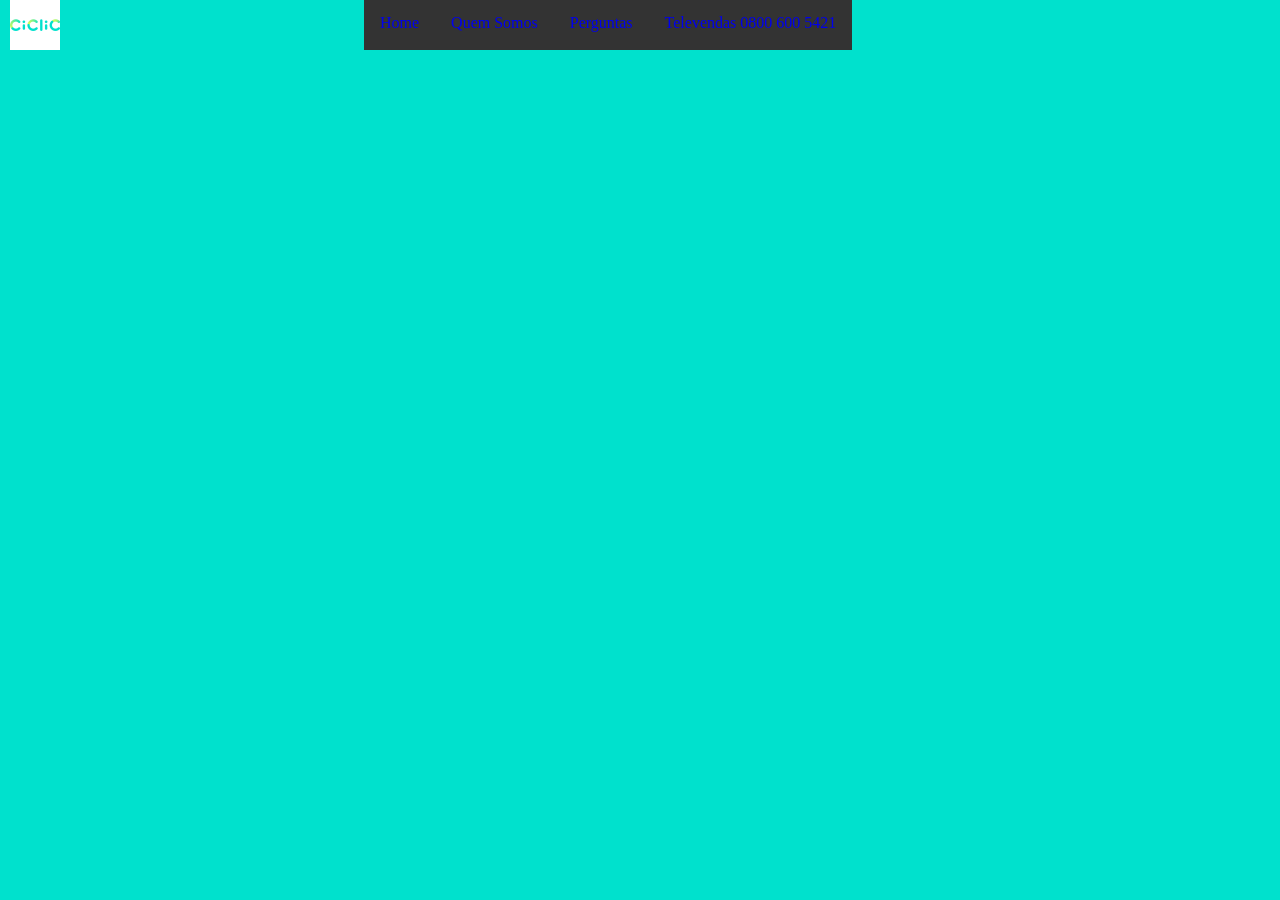
<file: recreating-sites/ciclick/index.html>
<!DOCTYPE html>
<html>
    <head>
      <link rel="stylesheet" type="text/css" href="./css/style.css" />
    </head>
    
    <body>
      <header id="header" class="header">
        <div class="header_container">
            <img class="header_logo" src="./imgs/ciclic_one.png" />
          <ul class="navbar">
            <li ><a href="#home">Home</a></li>
            <li ><a href="#QuemSomos">Quem Somos</a></li>
            <li><a href="#Perguntas">Perguntas</a></li>
            <li style="float:right"><a href="#Televendas">Televendas 0800 600 5421</a></li>
          </ul>
        </div>
      </header>
    </body>
</html>
</file>
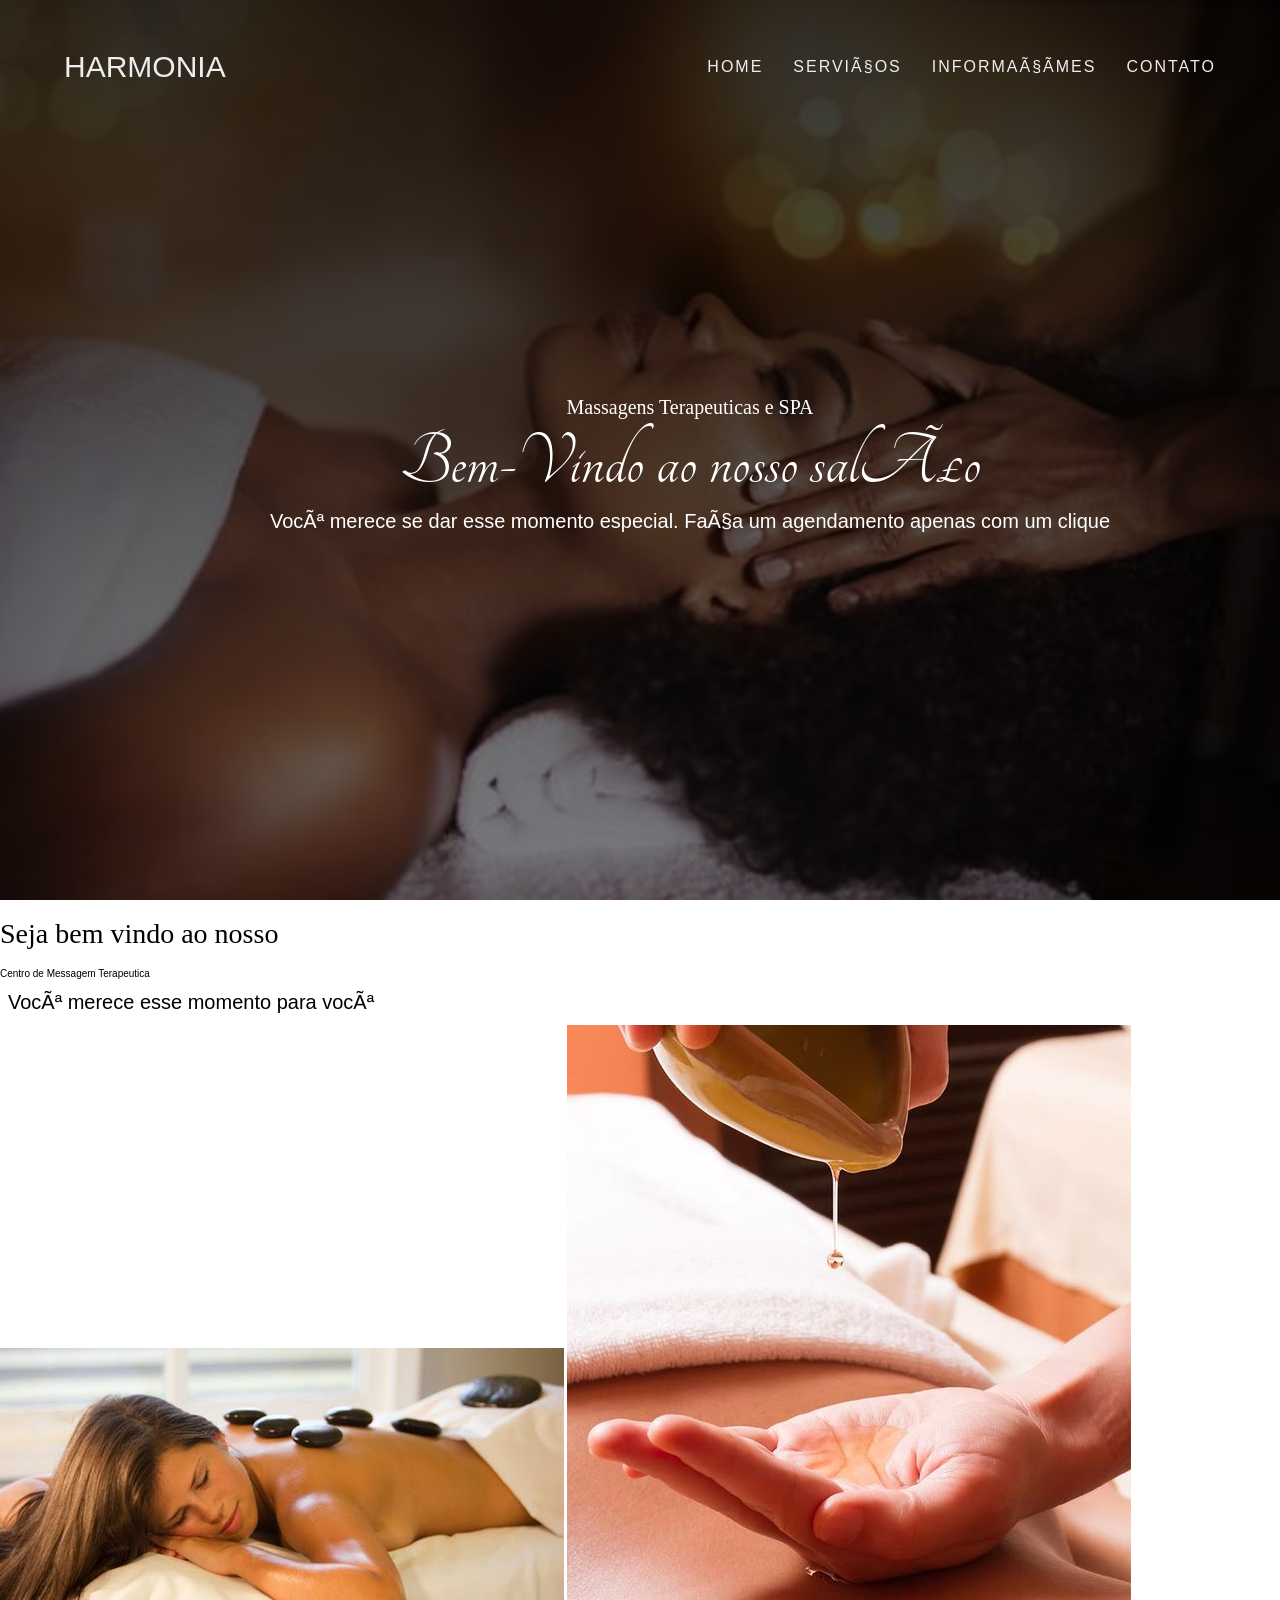
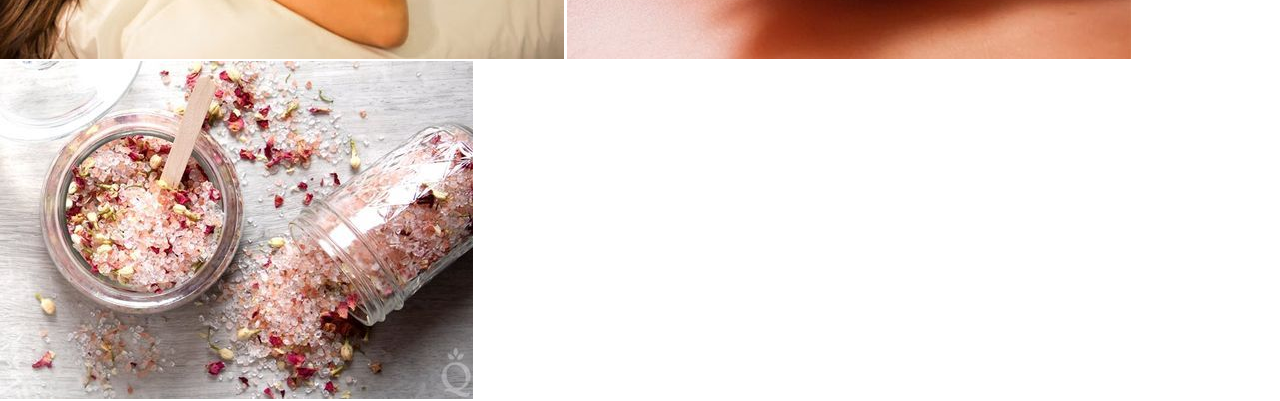
<file: recreating-sites/HarmoniaSaloon/index.html>
<!DOCTYPE html>
<html>
  <head>
    <link rel="stylesheet" type="text/css" href="./css/style.css" />
    <link
      rel="stylesheet"
      href="https://use.fontawesome.com/releases/v5.8.1/css/all.css"
      integrity="sha384-50oBUHEmvpQ+1lW4y57PTFmhCaXp0ML5d60M1M7uH2+nqUivzIebhndOJK28anvf"
      crossorigin="anonymous"
    />
    <link rel="stylesheet"
    href="https://fonts.googleapis.com/css?family=Tangerine">

  </head>

  <body>
    <header>
      <div class="menu-toggle" id="hamburguer">
        <i class="fa fa-bars"></i>
      </div>
      <div class="overlay"></div>
      <div class="container">
        <nav>
          <h1 class="brand"><a href="index.html">Harmonia</a></h1>
          <ul>
            <li><a href="#">Home</a></li>
            <li><a href="#">Serviços</a></li>
            <li><a href="#">Informações</a></li>
            <li><a href="#">Contato</a></li>
          </ul>
        </nav>
      </div>

      <div class="text-initial">
            <p id="text-first">Massagens Terapeuticas e SPA</p>
            <p>Bem-Vindo ao nosso salão</p>
            <p>Você merece se dar esse momento especial. Faça um agendamento apenas com um clique</p>
        </div>
    </header>
    <div class="content-merchandising">
      <p>Seja bem vindo ao nosso</p>
      <p>Centro de Messagem Terapeutica</p>
      <p>Você merece esse momento para você</p>
    </div>
    <div class="content-gallery">
      <div class="gallery">
        <img class="image-1" src="images/stone-massage.jpg">
        <img class="image-2" src="images/oil-massage.jpg">
        <img class="image-3" src="images/salt-massage.jpg">
      </div>
    </div>
  </body>
</html>
</file>
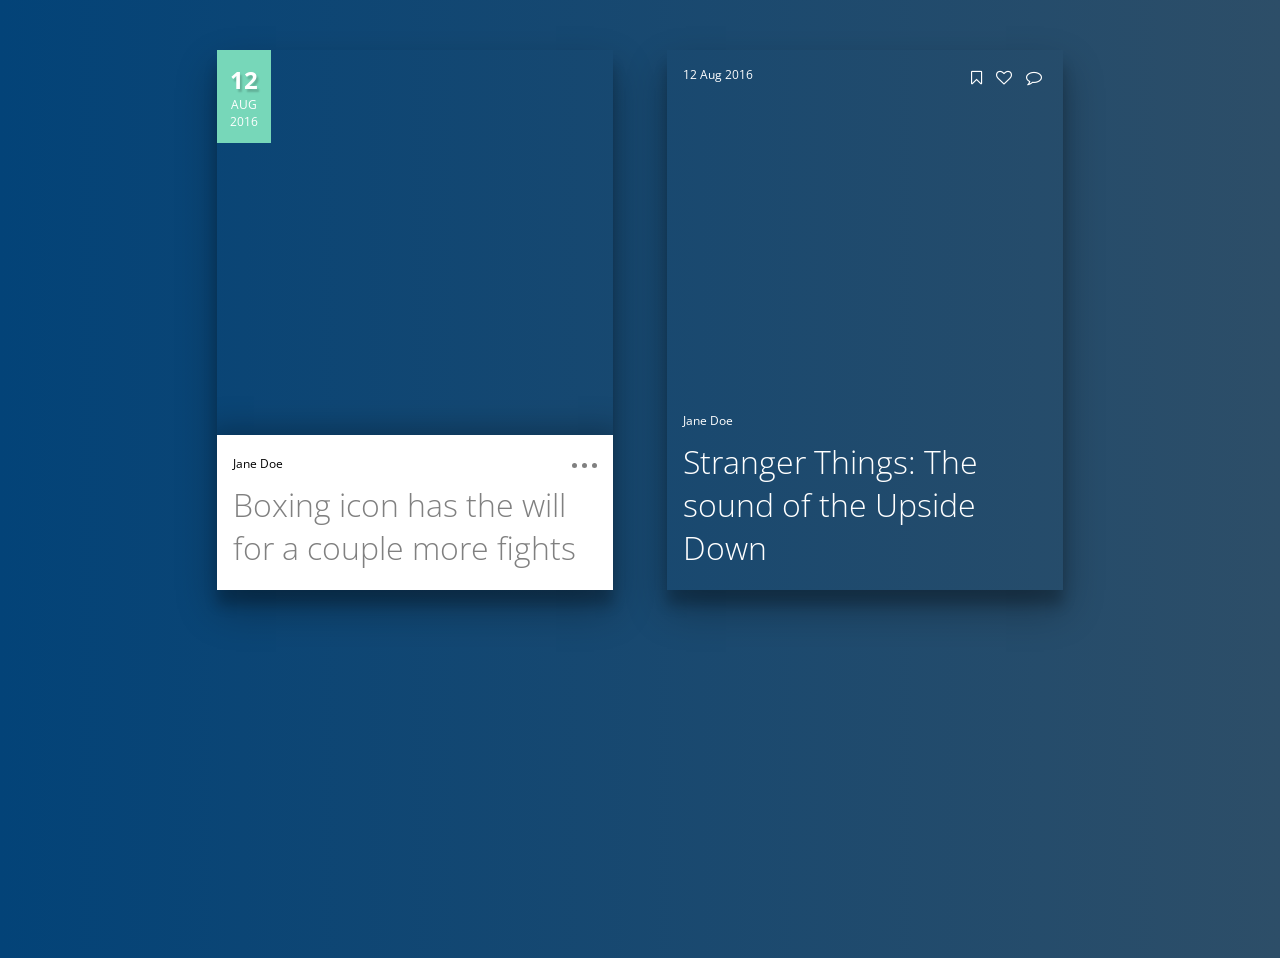
<file: recreating-sites/news-cardscss-only/dist/index.html>
<!DOCTYPE html>
<html lang="en" >
<head>
  <meta charset="UTF-8">
  <title>News Cards - CSS only</title>
  <link rel='stylesheet' href='https://maxcdn.bootstrapcdn.com/font-awesome/4.6.3/css/font-awesome.min.css'><link rel="stylesheet" href="./style.css">

</head>
<body>
<!-- partial:index.partial.html -->
<div class="row">
  <div class="example-1 card">
    <div class="wrapper">
      <div class="date">
        <span class="day">12</span>
        <span class="month">Aug</span>
        <span class="year">2016</span>
      </div>
      <div class="data">
        <div class="content">
          <span class="author">Jane Doe</span>
          <h1 class="title"><a href="#">Boxing icon has the will for a couple more fights</a></h1>
          <p class="text">The highly anticipated world championship fight will take place at 10am and is the second major boxing blockbuster in the nation after 43 years.</p>
          <label for="show-menu" class="menu-button"><span></span></label>
        </div>
        <input type="checkbox" id="show-menu" />
        <ul class="menu-content">
          <li>
            <a href="#" class="fa fa-bookmark-o"></a>
          </li>
          <li><a href="#" class="fa fa-heart-o"><span>47</span></a></li>
          <li><a href="#" class="fa fa-comment-o"><span>8</span></a></li>
        </ul>
      </div>
    </div>
  </div>
  <div class="example-2 card">
    <div class="wrapper">
      <div class="header">
        <div class="date">
          <span class="day">12</span>
          <span class="month">Aug</span>
          <span class="year">2016</span>
        </div>
        <ul class="menu-content">
          <li>
            <a href="#" class="fa fa-bookmark-o"></a>
          </li>
          <li><a href="#" class="fa fa-heart-o"><span>18</span></a></li>
          <li><a href="#" class="fa fa-comment-o"><span>3</span></a></li>
        </ul>
      </div>
      <div class="data">
        <div class="content">
          <span class="author">Jane Doe</span>
          <h1 class="title"><a href="#">Stranger Things: The sound of the Upside Down</a></h1>
          <p class="text">The antsy bingers of Netflix will eagerly anticipate the digital release of the Survive soundtrack, out today.</p>
          <a href="#" class="button">Read more</a>
        </div>
      </div>
    </div>
  </div>
</div>
<!-- partial -->
  
</body>
</html>
</file>
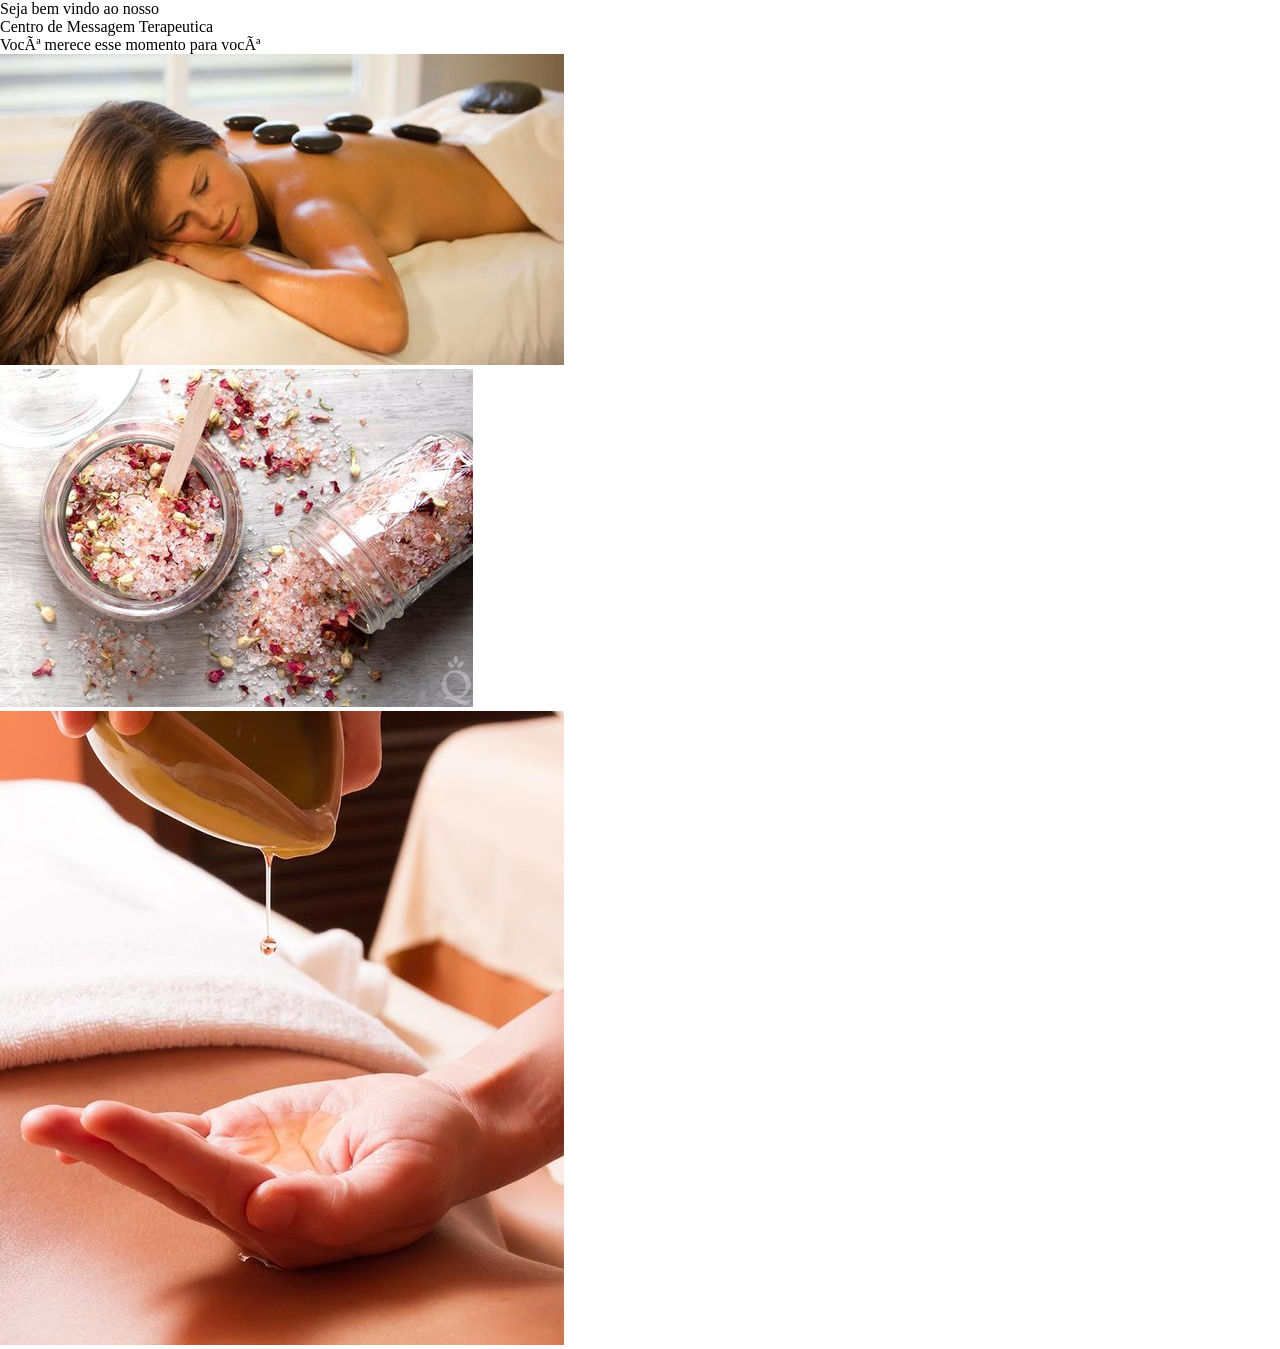
<file: recreating-sites/testes/teste.html>
<!DOCTYPE html>
<html>
  <head>
    <link rel="stylesheet" type="text/css" href="style.css" />
    <link
      rel="stylesheet"
      href="https://use.fontawesome.com/releases/v5.8.1/css/all.css"
      integrity="sha384-50oBUHEmvpQ+1lW4y57PTFmhCaXp0ML5d60M1M7uH2+nqUivzIebhndOJK28anvf"
      crossorigin="anonymous"
    />
  </head>

  <body>
    <div class="content-merchandising">
      <p>Seja bem vindo ao nosso</p>
      <p>Centro de Messagem Terapeutica</p>
      <p>Você merece esse momento para você</p>
      <div class="content-gallery">
        <div class="gallery">
          <img class="image-1" src="../HarmoniaSaloon/images/stone-massage.jpg" />
          <img class="image-2" src="../HarmoniaSaloon/images/salt-massage.jpg" />
          <img class="image-3" src="../HarmoniaSaloon/images/oil-massage.jpg" />
        </div>
      </div>
    </div>
  </body>
</html>
</file>
<file: recreating-sites/ciclick/css/style.css>
body{
        margin: 0;
        padding: 0;
        border: 0;
        background-color: #00e1cd!important
    }

    .header_logo{
        height: 50px;
        max-width: 50px;
        margin-top: 0px;
        margin-left: 10px;
    }

    ul {
        list-style-type: none;
        margin: 0;
        padding: 0;
        background-color: #333;
        display: inline-block;
        vertical-align: top;
        height: 50px;
        margin-left: 300px;
        margin-right: 200px;
    }

    li{
        float: left
    }

    li a {
        display: block;
        text-align: center;
        padding: 14px 16px;
        text-decoration: none;;
    }
</file>
<file: recreating-sites/HarmoniaSaloon/css/style.css>
* {
    margin: 0;
    padding: 0;
    box-sizing: border-box;
    }

    html {
    font-size: 10px;
    font-family: "Roboto Cn", sans-serif;
    }

    a{
        text-decoration: none;
        color: #eee
    }

    .header{
        width: 100%;
        height: 100vh;
        background:  linear-gradient(to bottom, rgba(0,0,0,.8), rgba(0,0,0,.5)), url("../images/header-massage.jpg") center no-repeat;
        background-size: cover;
        position: relative;
        overflow: hidden;
    }

    .container{
        max-width: 120rem;
        width: 90%;
        margin: 0 auto;
    }
    .nav-bar {
    min-height: 500px;
    background-position: center;
    background-repeat: no-repeat;
    background-size: cover;
    position: relative;
    }
    .container {
    position: relative;
    width: auto;
    text-align: center;
    }

    .menu-toggle{
        position: fixed;
        top: 2.5rem;
        color: #eeeeee;
        font-size: 3rem;
        cursor: pointer;
        z-index: 1000;
        display: none;
    }*{
        margin: 0;
        padding: 0;
        box-sizing: border-box;
    }

    html{
        font-size: 10px;
    }

    a{
        text-decoration: none;
        color: #eee;
    }

    header{
        width: 100%;
        height: 100vh;
        background: linear-gradient(to bottom, rgba(0,0,0,.8), rgba(0,0,0,.5)), url("../images/header-massage.jpg") center no-repeat;
        background-size: cover;
        position: relative;
    overflow: hidden;
    }

    .container{
        max-width: 120rem;
        width: 90%;
        margin: 0 auto;
    }

    .menu-toggle{
        position: fixed;
        top: 14rem;
        right: 2.5rem;
        color: #eeeeee;
        font-size: 3rem;
        cursor: pointer;
        z-index: 1000;
        display: none;
    }

    nav{
        padding-top: 5rem;
        display: flex;
        justify-content: space-between;
        align-items: center;
        text-transform: uppercase;
        font-size: 1.6rem;
    }

    .brand{
        font-size: 3rem;
        font-weight: 300;
        transform: translateX(-100rem);
        animation: slideIn .5s forwards;
    }

    .brand span{
        color: crimson;
    }

    nav ul{
        display: flex;
    }

    nav ul li{
        list-style: none;
        transform: translateX(100rem);
        animation: slideIn .5s forwards;
    }

    nav ul li:nth-child(1){
        animation-delay: 0s;
    }

    nav ul li:nth-child(2){
        animation-delay: .5s;
    }

    nav ul li:nth-child(3){
        animation-delay: 1s;
    }

    nav ul li:nth-child(4){
        animation-delay: 1.5s;
    }

    nav ul li a{
        padding: 1rem 0;
        margin: 0 3rem;
        position: relative;
        letter-spacing: 2px;
    }

    nav ul li a:last-child{
        margin-right: 0;
    }

    nav ul li a::before,
    nav ul li a::after{
        content: '';
        position: absolute;
        width: 100%;
        height: 2px;
        background-color: #eca1a6;
        left: 0;
        transform: scaleX(0);
        transition: all .5s;
    }

    nav ul li a::before{
        top: 0;
        transform-origin: left;
    }

    nav ul li a::after{
        bottom: 0;
        transform-origin: right;
    }

    .overlay{
        background-color: rgba(0,0,0,.95);
        position: fixed;
        right: 0;
        left: 0;
        top: 0;
        bottom: 0;
        transition: opacity 650ms;
        transform: scale(0);
        opacity: 0;
    display: none;
    }

    nav ul li a:hover::before,
    nav ul li a:hover::after{
        transform: scaleX(1);
    }

    @keyframes slideIn {
        from{

        }
        to{
            transform: translateX(0);
        }
    }

    @media screen and (max-width: 700px){

        .menu-toggle{
            display: block;
        }

        nav{
            padding-top: 0;
            display: none;
            flex-direction: column;
            justify-content: space-evenly;
            align-items: center;
            height: 100vh;
            text-align: center;
        }

        nav ul{
            flex-direction: column;
        }

        nav ul li{
            margin-top: 5rem;
        }

        nav ul li a{
            margin: 0;
            font-size: 2.5rem;
        }

        .brand{
            font-size: 5rem;
        }
    
    .overlay.menu-open,
    nav.menu-open{
        display: flex;
        transform: scale(1);
        opacity: 1;
    }

}
.text-initial{
    margin: 300px;
    margin-left: 400px;
    font-size: 20px;
    color: white;
    display: flex;
    flex-direction: column;
    align-items: center;

}   

p:nth-child(1){   

    font-family: 'Cookie', cursive;
    visibility: inherit;
    transition: none 0s ease 0s;
    line-height: 68px;
    border-width: 0px;
    margin: 0px;
    padding: 0px;
    letter-spacing: 0px;
    font-weight: 100;
    font-size: 28px;
    white-space: nowrap;
    min-height: 0px;
    min-width: 0px;
    max-height: none;
    max-width: none;
    opacity: 1;
    transform: matrix3d(1, 0, 0, 0, 0, 1, 0, 0, 0, 0, 1, 0, 0, 0, 0, 1);
    transform-origin: 50% 50% 0px; 
}

.text-initial > p:nth-child(2) {
    font-family: 'Tangerine', cursive;
    visibility: inherit;
    transition: none 0s ease 0s;
    line-height: 68px;
    border-width: 0px;
    margin: 0px;
    padding: 0px;
    letter-spacing: 0px;
    font-weight: 300;
    font-size: 78px;
    white-space: nowrap;
    min-height: 0px;
    min-width: 0px;
    max-height: none;
    max-width: none;
    opacity: 1;
    transform: matrix3d(1, 0, 0, 0, 0, 1, 0, 0, 0, 0, 1, 0, 0, 0, 0, 1);
    transform-origin: 50% 50% 0px;   
}

.text-initial > p:nth-child(1), p:nth-child(3){
    visibility: inherit;
    transition: none 0s ease 0s;
    line-height: 30px;
    border-width: 0px;
    margin: 4px;
    padding: 4px;
    letter-spacing: 0px;
    font-weight: 400;
    font-size: 20px;
    white-space: nowrap;
    min-height: 0px;
    min-width: 0px;
    max-height: none;
    max-width: none;
    opacity: 1;
    transform: matrix3d(1, 0, 0, 0, 0, 1, 0, 0, 0, 0, 1, 0, 0, 0, 0, 1);
    transform-origin: 50% 50% 0px;
}

.content-merchanding{
    width: 100vh;
    height: 1000px;
    background-color: whitesmoke;
    box-sizing: border-box;
}

.content-gallery{
    display
}
</file>
<file: recreating-sites/news-cardscss-only/dist/style.css>
@import url(https://fonts.googleapis.com/css?family=Open+Sans:300,400,700);
* {
  box-sizing: border-box;
}

body {
  background-image: linear-gradient(to right, #034378, #2d4e68);
  -webkit-font-smoothing: antialiased;
  -moz-osx-font-smoothing: grayscale;
  height: 100vh;
  font-family: "Open Sans", sans-serif;
}

a {
  text-decoration: none;
}

h1 {
  font-family: "Open Sans", sans-serif;
  font-weight: 300;
}

.row {
  max-width: 900px;
  margin: 50px auto 0;
}

.card {
  float: left;
  padding: 0 1.7rem;
  width: 50%;
}
.card .menu-content {
  margin: 0;
  padding: 0;
  list-style-type: none;
}
.card .menu-content::before, .card .menu-content::after {
  content: '';
  display: table;
}
.card .menu-content::after {
  clear: both;
}
.card .menu-content li {
  display: inline-block;
}
.card .menu-content a {
  color: #fff;
}
.card .menu-content span {
  position: absolute;
  left: 50%;
  top: 0;
  font-size: 10px;
  font-weight: 700;
  font-family: 'Open Sans';
  -webkit-transform: translate(-50%, 0);
          transform: translate(-50%, 0);
}
.card .wrapper {
  background-color: #fff;
  min-height: 540px;
  position: relative;
  overflow: hidden;
  box-shadow: 0 19px 38px rgba(0, 0, 0, 0.3), 0 15px 12px rgba(0, 0, 0, 0.2);
}
.card .wrapper:hover .data {
  -webkit-transform: translateY(0);
          transform: translateY(0);
}
.card .data {
  position: absolute;
  bottom: 0;
  width: 100%;
  -webkit-transform: translateY(calc(70px + 1em));
          transform: translateY(calc(70px + 1em));
  transition: -webkit-transform 0.3s;
  transition: transform 0.3s;
  transition: transform 0.3s, -webkit-transform 0.3s;
}
.card .data .content {
  padding: 1em;
  position: relative;
  z-index: 1;
}
.card .author {
  font-size: 12px;
}
.card .title {
  margin-top: 10px;
}
.card .text {
  height: 70px;
  margin: 0;
}
.card input[type='checkbox'] {
  display: none;
}
.card input[type='checkbox']:checked + .menu-content {
  -webkit-transform: translateY(-60px);
          transform: translateY(-60px);
}

.example-1 .wrapper {
  background: url(https://images.unsplash.com/photo-1496979551903-46e46589a88b?ixlib=rb-0.3.5&ixid=eyJhcHBfaWQiOjEyMDd9&s=cda12b505afa1beb06e49d89014cbd65&auto=format&fit=crop&w=634&q=80) 20% 1%/cover no-repeat;
}
.example-1 .date {
  position: absolute;
  top: 0;
  left: 0;
  background-color: #77d7b9;
  color: #fff;
  padding: 0.8em;
}
.example-1 .date span {
  display: block;
  text-align: center;
}
.example-1 .date .day {
  font-weight: 700;
  font-size: 24px;
  text-shadow: 2px 3px 2px rgba(0, 0, 0, 0.18);
}
.example-1 .date .month {
  text-transform: uppercase;
}
.example-1 .date .month,
.example-1 .date .year {
  font-size: 12px;
}
.example-1 .content {
  background-color: #fff;
  box-shadow: 0 5px 30px 10px rgba(0, 0, 0, 0.3);
}
.example-1 .title a {
  color: gray;
}
.example-1 .menu-button {
  position: absolute;
  z-index: 999;
  top: 16px;
  right: 16px;
  width: 25px;
  text-align: center;
  cursor: pointer;
}
.example-1 .menu-button span {
  width: 5px;
  height: 5px;
  background-color: gray;
  color: gray;
  position: relative;
  display: inline-block;
  border-radius: 50%;
}
.example-1 .menu-button span::after, .example-1 .menu-button span::before {
  content: '';
  display: block;
  width: 5px;
  height: 5px;
  background-color: currentColor;
  position: absolute;
  border-radius: 50%;
}
.example-1 .menu-button span::before {
  left: -10px;
}
.example-1 .menu-button span::after {
  right: -10px;
}
.example-1 .menu-content {
  text-align: center;
  position: absolute;
  top: 0;
  left: 0;
  width: 100%;
  z-index: -1;
  transition: -webkit-transform 0.3s;
  transition: transform 0.3s;
  transition: transform 0.3s, -webkit-transform 0.3s;
  -webkit-transform: translateY(0);
          transform: translateY(0);
}
.example-1 .menu-content li {
  width: 33.333333%;
  float: left;
  background-color: #77d7b9;
  height: 60px;
  position: relative;
}
.example-1 .menu-content a {
  position: absolute;
  top: 50%;
  left: 50%;
  -webkit-transform: translate(-50%, -50%);
          transform: translate(-50%, -50%);
  font-size: 24px;
}
.example-1 .menu-content span {
  top: -10px;
}

.example-2 .wrapper {
  background: url(https://tvseriescritic.files.wordpress.com/2016/10/stranger-things-bicycle-lights-children.jpg) center/cover no-repeat;
}
.example-2 .wrapper:hover .menu-content span {
  -webkit-transform: translate(-50%, -10px);
          transform: translate(-50%, -10px);
  opacity: 1;
}
.example-2 .header {
  color: #fff;
  padding: 1em;
}
.example-2 .header::before, .example-2 .header::after {
  content: '';
  display: table;
}
.example-2 .header::after {
  clear: both;
}
.example-2 .header .date {
  float: left;
  font-size: 12px;
}
.example-2 .menu-content {
  float: right;
}
.example-2 .menu-content li {
  margin: 0 5px;
  position: relative;
}
.example-2 .menu-content span {
  transition: all 0.3s;
  opacity: 0;
}
.example-2 .data {
  color: #fff;
  -webkit-transform: translateY(calc(70px + 4em));
          transform: translateY(calc(70px + 4em));
}
.example-2 .title a {
  color: #fff;
}
.example-2 .button {
  display: block;
  width: 100px;
  margin: 2em auto 1em;
  text-align: center;
  font-size: 12px;
  color: #fff;
  line-height: 1;
  position: relative;
  font-weight: 700;
}
.example-2 .button::after {
  content: '\2192';
  opacity: 0;
  position: absolute;
  right: 0;
  top: 50%;
  -webkit-transform: translate(0, -50%);
          transform: translate(0, -50%);
  transition: all 0.3s;
}
.example-2 .button:hover::after {
  -webkit-transform: translate(5px, -50%);
          transform: translate(5px, -50%);
  opacity: 1;
}
</file>
<file: recreating-sites/testes/style.css>
*{
    margin:0;
    max-width: 1000px;
    box-sizing: border-box;
}

img{
    max-width: fit-content;
    maxheight: 340px;
}
</file>
